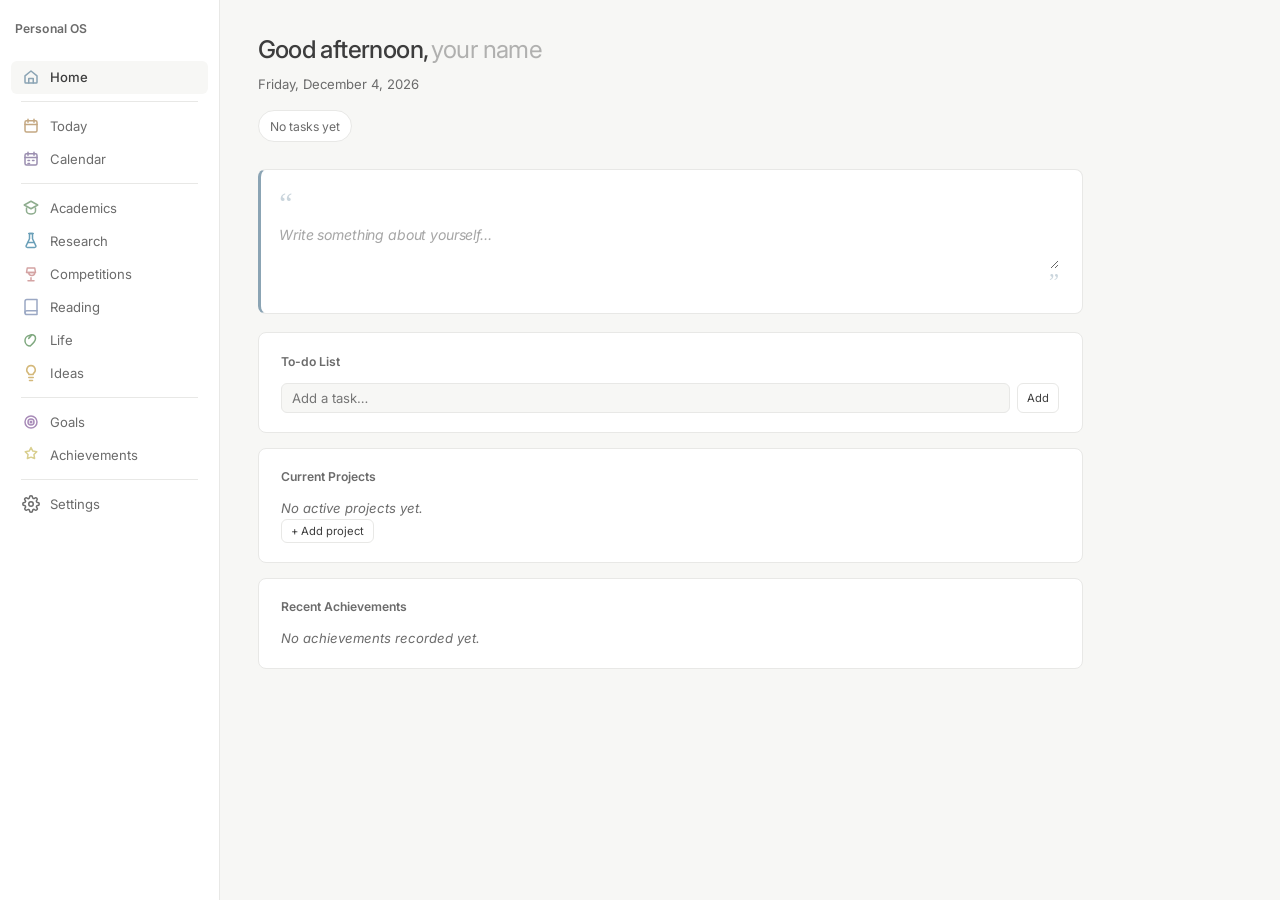
<file: personal-os/index.html>
<!DOCTYPE html>
<html lang="en">
<head>
  <meta charset="UTF-8">
  <meta name="viewport" content="width=device-width, initial-scale=1.0">
  <title>Home — Personal OS</title>
  <link rel="stylesheet" href="css/style.css">
</head>
<body>
  <div class="app">
    <aside class="sidebar" id="sidebar"></aside>
    <main class="main" id="main"></main>
  </div>
  <script src="js/storage.js"></script>
  <script src="js/i18n.js"></script>
  <script src="js/ui.js"></script>
  <script src="js/icons.js"></script>
  <script src="js/layout.js"></script>
  <script src="js/pages/home.js"></script>
</body>
</html>
</file>
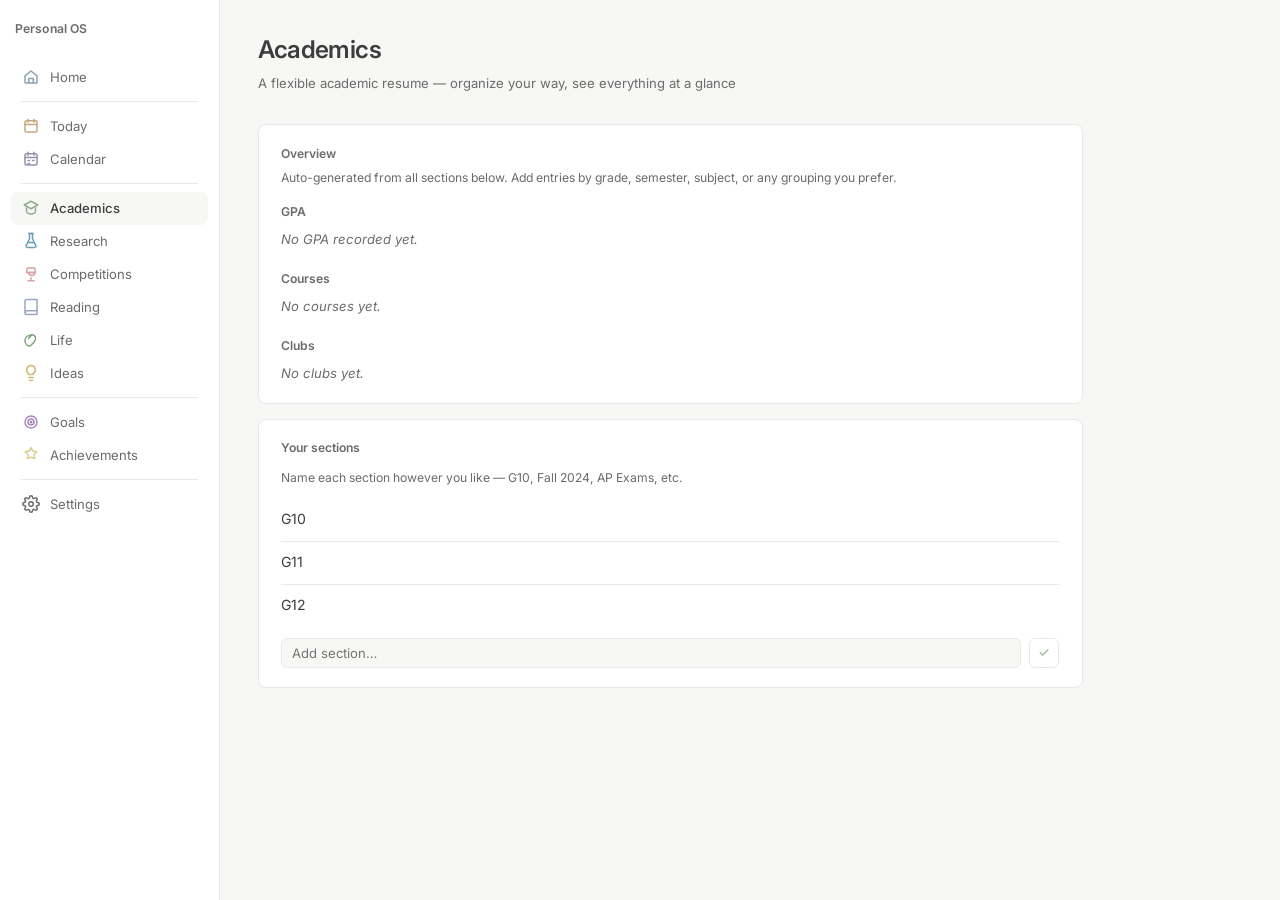
<file: personal-os/academics.html>
<!DOCTYPE html>
<html lang="en">
<head>
  <meta charset="UTF-8">
  <meta name="viewport" content="width=device-width, initial-scale=1.0">
  <title>Academics — Personal OS</title>
  <link rel="stylesheet" href="css/style.css">
</head>
<body>
  <div class="app">
    <aside class="sidebar" id="sidebar"></aside>
    <main class="main" id="main"></main>
  </div>
  <script src="js/storage.js"></script>
  <script src="js/i18n.js"></script>
  <script src="js/ui.js"></script>
  <script src="js/icons.js"></script>
  <script src="js/layout.js"></script>
  <script src="js/pages/academics.js"></script>
</body>
</html>
</file>
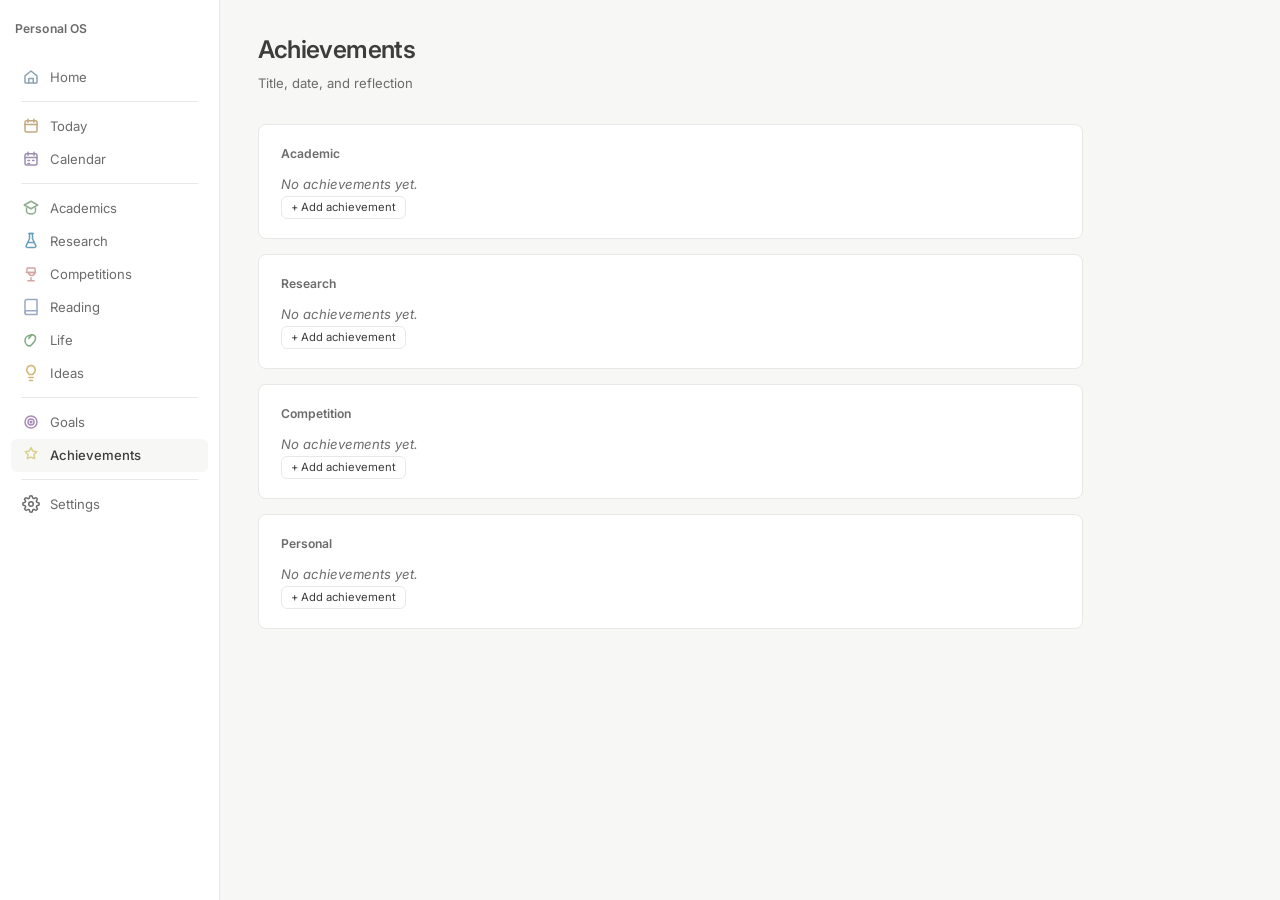
<file: personal-os/achievements.html>
<!DOCTYPE html>
<html lang="en">
<head>
  <meta charset="UTF-8">
  <meta name="viewport" content="width=device-width, initial-scale=1.0">
  <title>Achievements — Personal OS</title>
  <link rel="stylesheet" href="css/style.css">
</head>
<body>
  <div class="app">
    <aside class="sidebar" id="sidebar"></aside>
    <main class="main" id="main"></main>
  </div>
  <script src="js/storage.js"></script>
  <script src="js/i18n.js"></script>
  <script src="js/ui.js"></script>
  <script src="js/icons.js"></script>
  <script src="js/layout.js"></script>
  <script src="js/pages/achievements.js"></script>
</body>
</html>
</file>
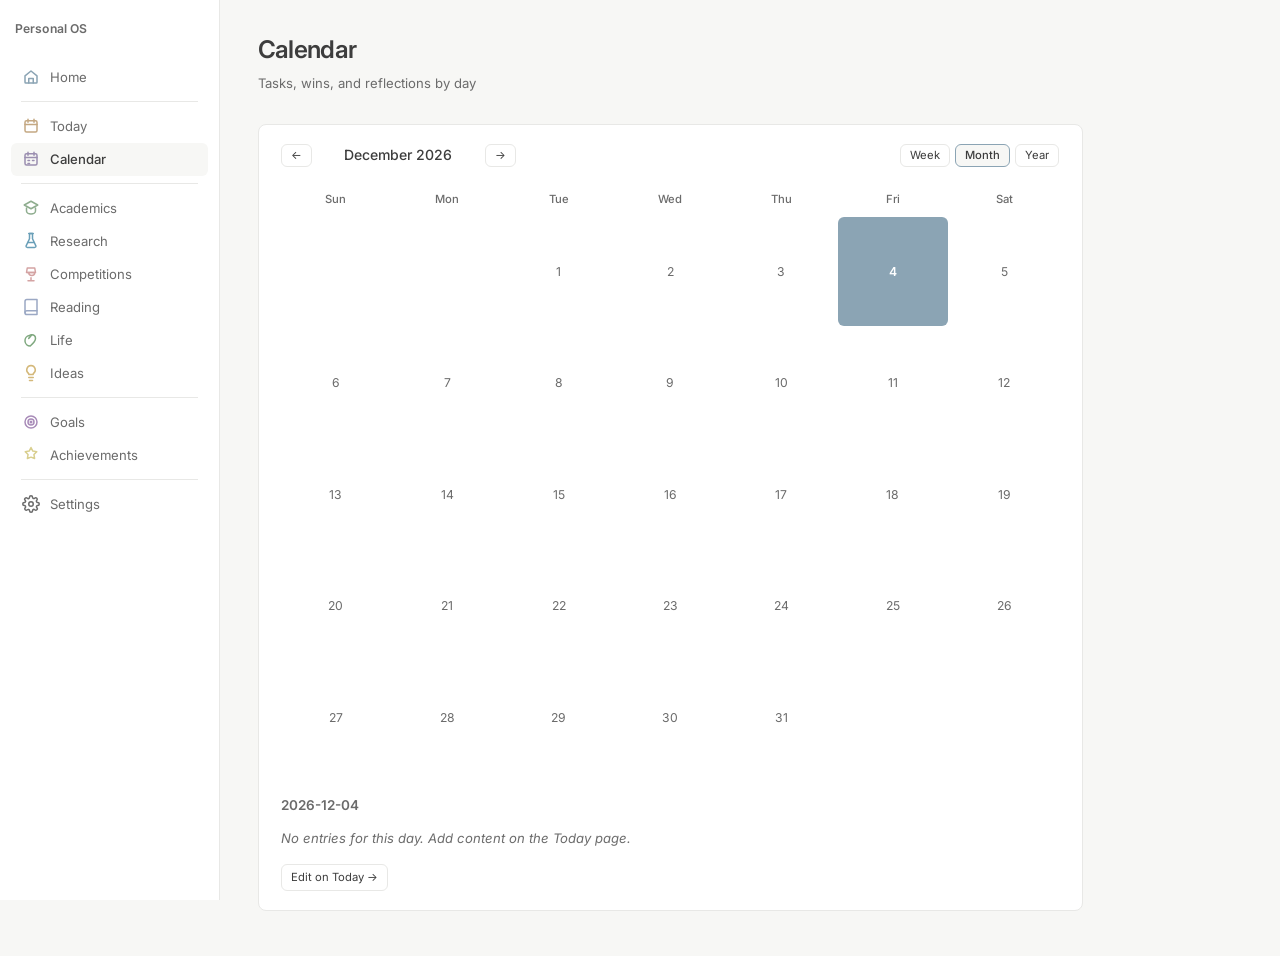
<file: personal-os/calendar.html>
<!DOCTYPE html>
<html lang="en">
<head>
  <meta charset="UTF-8">
  <meta name="viewport" content="width=device-width, initial-scale=1.0">
  <title>Calendar — Personal OS</title>
  <link rel="stylesheet" href="css/style.css">
</head>
<body>
  <div class="app">
    <aside class="sidebar" id="sidebar"></aside>
    <main class="main" id="main"></main>
  </div>
  <script src="js/storage.js"></script>
  <script src="js/i18n.js"></script>
  <script src="js/ui.js"></script>
  <script src="js/icons.js"></script>
  <script src="js/layout.js"></script>
  <script src="js/pages/calendar.js"></script>
</body>
</html>
</file>
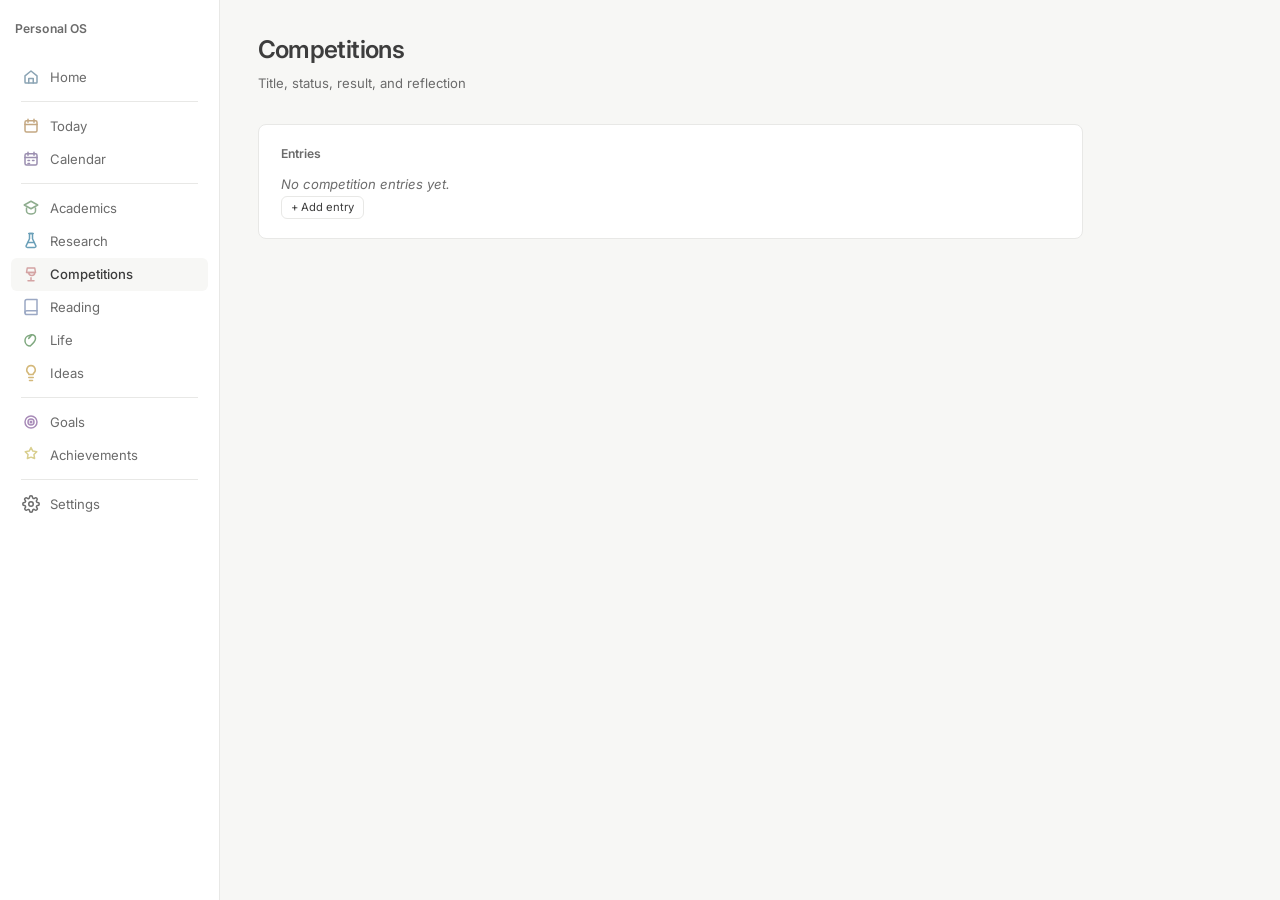
<file: personal-os/competitions.html>
<!DOCTYPE html>
<html lang="en">
<head>
  <meta charset="UTF-8">
  <meta name="viewport" content="width=device-width, initial-scale=1.0">
  <title>Competitions — Personal OS</title>
  <link rel="stylesheet" href="css/style.css">
</head>
<body>
  <div class="app">
    <aside class="sidebar" id="sidebar"></aside>
    <main class="main" id="main"></main>
  </div>
  <script src="js/storage.js"></script>
  <script src="js/i18n.js"></script>
  <script src="js/ui.js"></script>
  <script src="js/icons.js"></script>
  <script src="js/layout.js"></script>
  <script src="js/pages/competitions.js"></script>
</body>
</html>
</file>
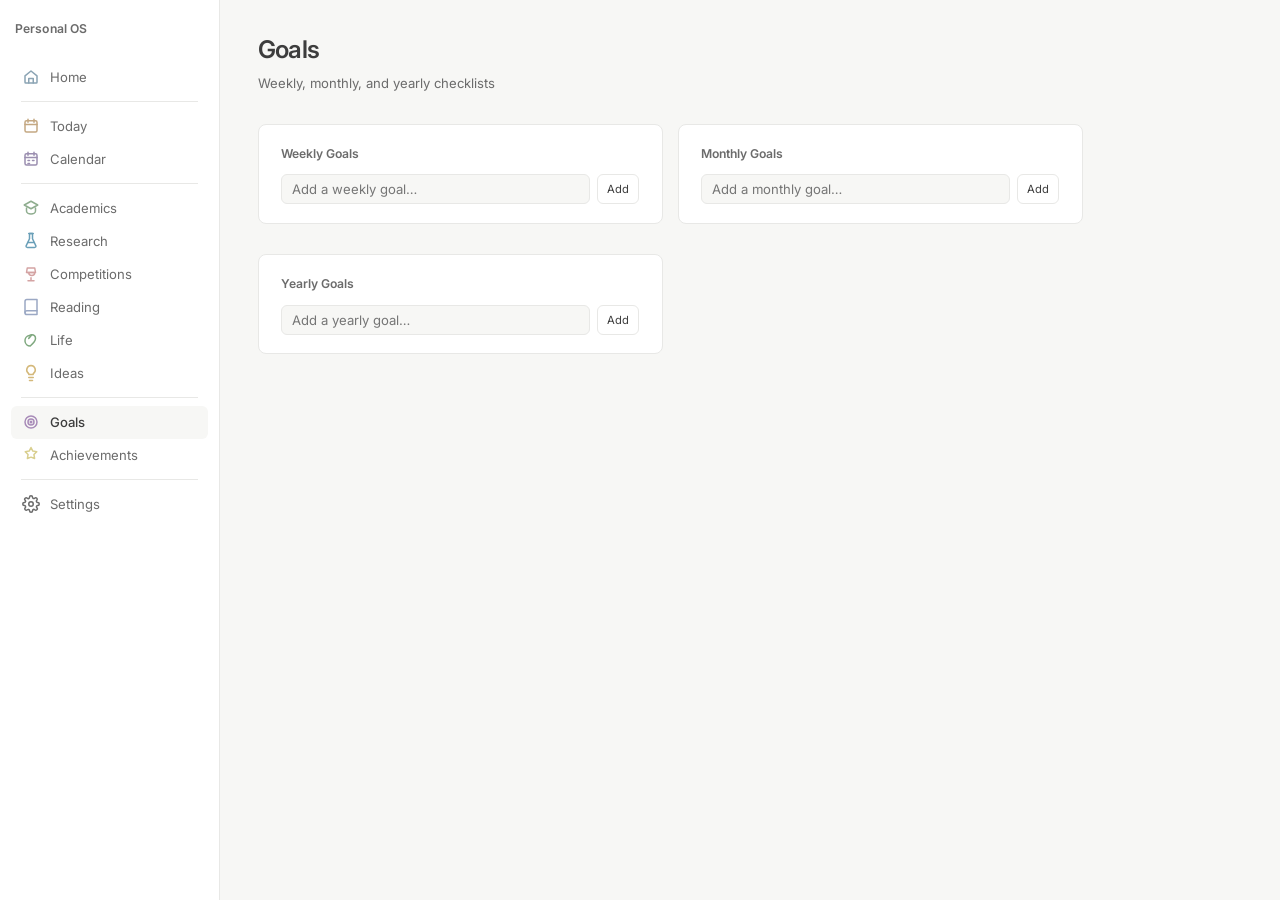
<file: personal-os/goals.html>
<!DOCTYPE html>
<html lang="en">
<head>
  <meta charset="UTF-8">
  <meta name="viewport" content="width=device-width, initial-scale=1.0">
  <title>Goals — Personal OS</title>
  <link rel="stylesheet" href="css/style.css">
</head>
<body>
  <div class="app">
    <aside class="sidebar" id="sidebar"></aside>
    <main class="main" id="main"></main>
  </div>
  <script src="js/storage.js"></script>
  <script src="js/i18n.js"></script>
  <script src="js/ui.js"></script>
  <script src="js/icons.js"></script>
  <script src="js/layout.js"></script>
  <script src="js/pages/goals.js"></script>
</body>
</html>
</file>
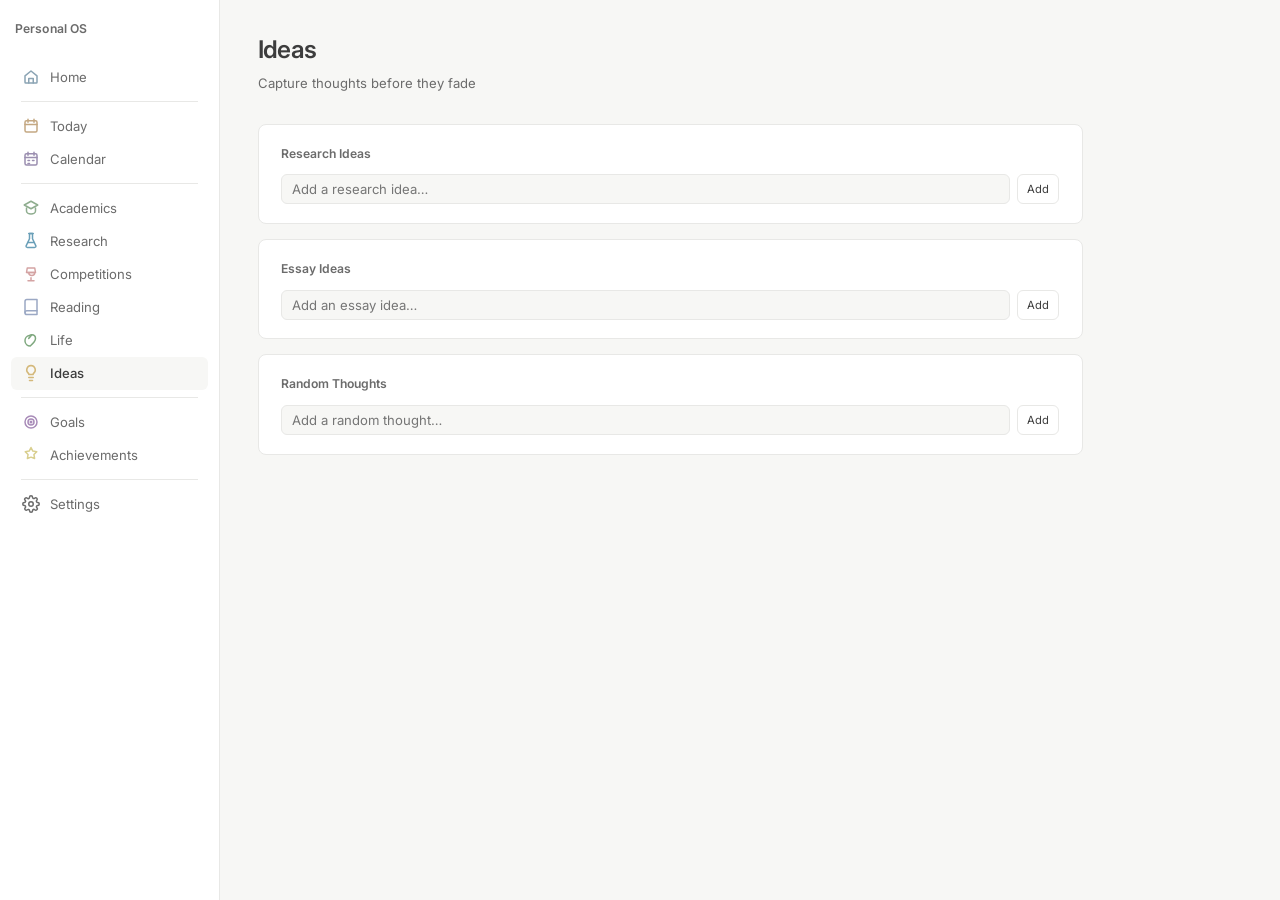
<file: personal-os/ideas.html>
<!DOCTYPE html>
<html lang="en">
<head>
  <meta charset="UTF-8">
  <meta name="viewport" content="width=device-width, initial-scale=1.0">
  <title>Ideas — Personal OS</title>
  <link rel="stylesheet" href="css/style.css">
</head>
<body>
  <div class="app">
    <aside class="sidebar" id="sidebar"></aside>
    <main class="main" id="main"></main>
  </div>
  <script src="js/storage.js"></script>
  <script src="js/i18n.js"></script>
  <script src="js/ui.js"></script>
  <script src="js/icons.js"></script>
  <script src="js/layout.js"></script>
  <script src="js/pages/ideas.js"></script>
</body>
</html>
</file>
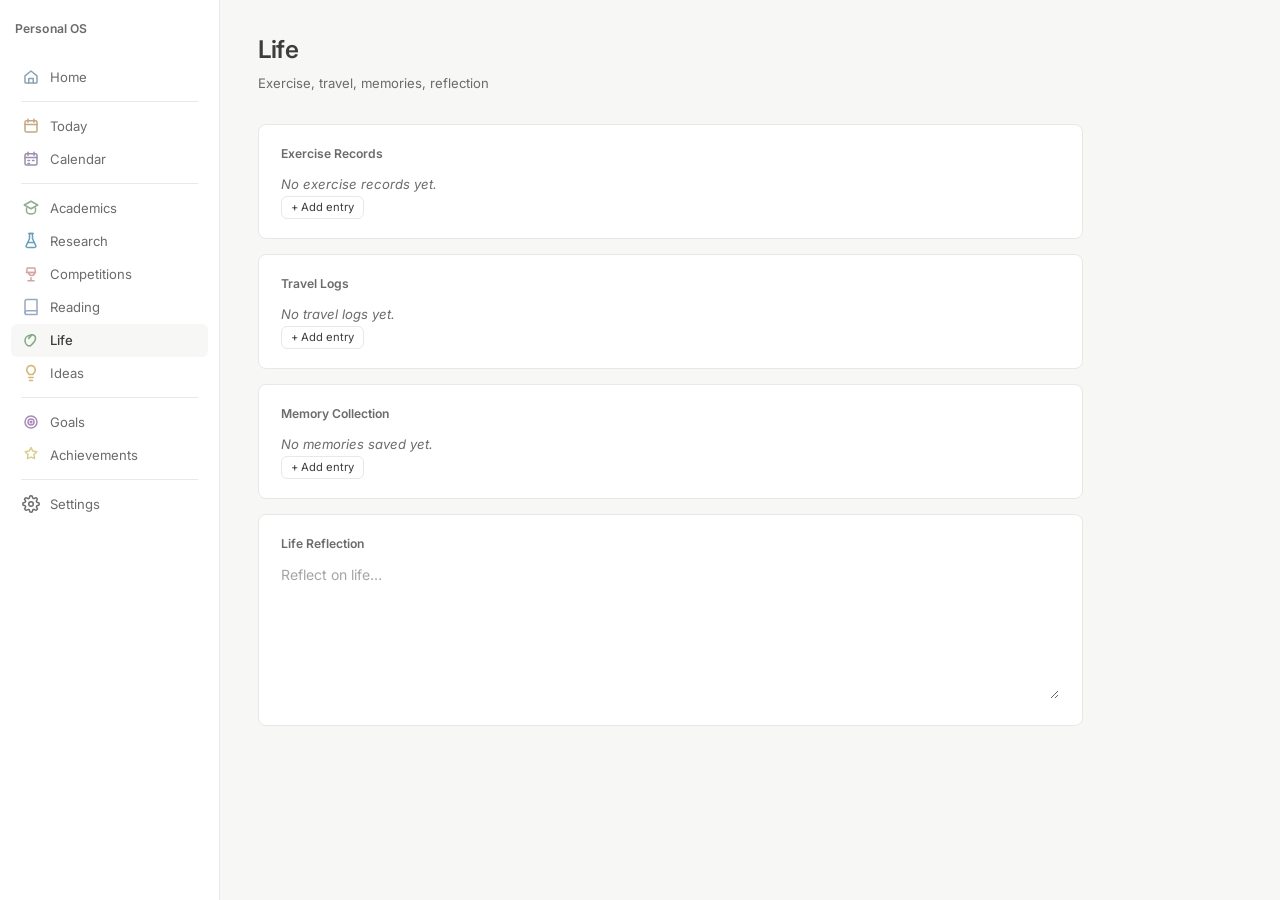
<file: personal-os/life.html>
<!DOCTYPE html>
<html lang="en">
<head>
  <meta charset="UTF-8">
  <meta name="viewport" content="width=device-width, initial-scale=1.0">
  <title>Life — Personal OS</title>
  <link rel="stylesheet" href="css/style.css">
</head>
<body>
  <div class="app">
    <aside class="sidebar" id="sidebar"></aside>
    <main class="main" id="main"></main>
  </div>
  <script src="js/storage.js"></script>
  <script src="js/i18n.js"></script>
  <script src="js/ui.js"></script>
  <script src="js/icons.js"></script>
  <script src="js/layout.js"></script>
  <script src="js/pages/life.js"></script>
</body>
</html>
</file>
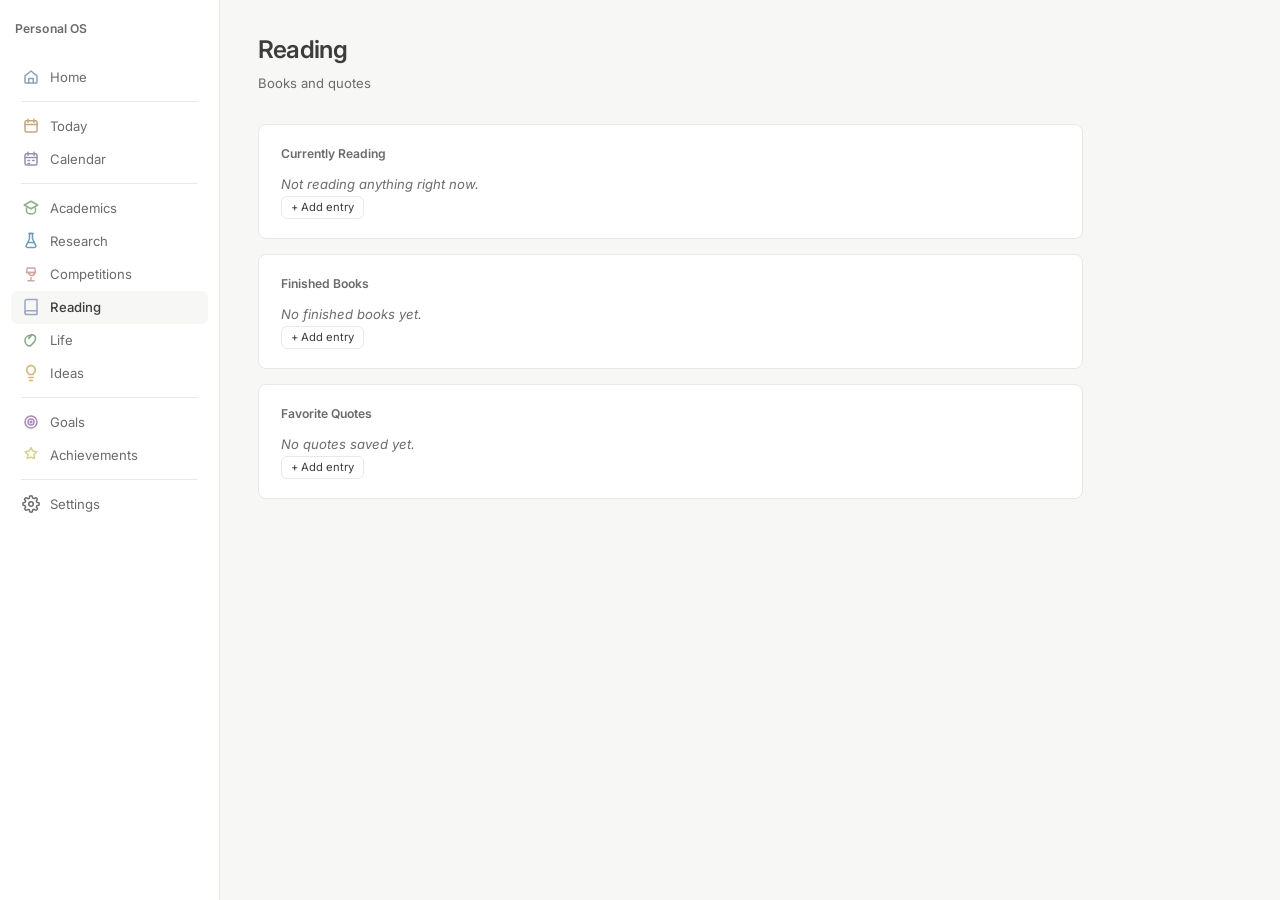
<file: personal-os/reading.html>
<!DOCTYPE html>
<html lang="en">
<head>
  <meta charset="UTF-8">
  <meta name="viewport" content="width=device-width, initial-scale=1.0">
  <title>Reading — Personal OS</title>
  <link rel="stylesheet" href="css/style.css">
</head>
<body>
  <div class="app">
    <aside class="sidebar" id="sidebar"></aside>
    <main class="main" id="main"></main>
  </div>
  <script src="js/storage.js"></script>
  <script src="js/i18n.js"></script>
  <script src="js/ui.js"></script>
  <script src="js/icons.js"></script>
  <script src="js/layout.js"></script>
  <script src="js/pages/reading.js"></script>
</body>
</html>
</file>
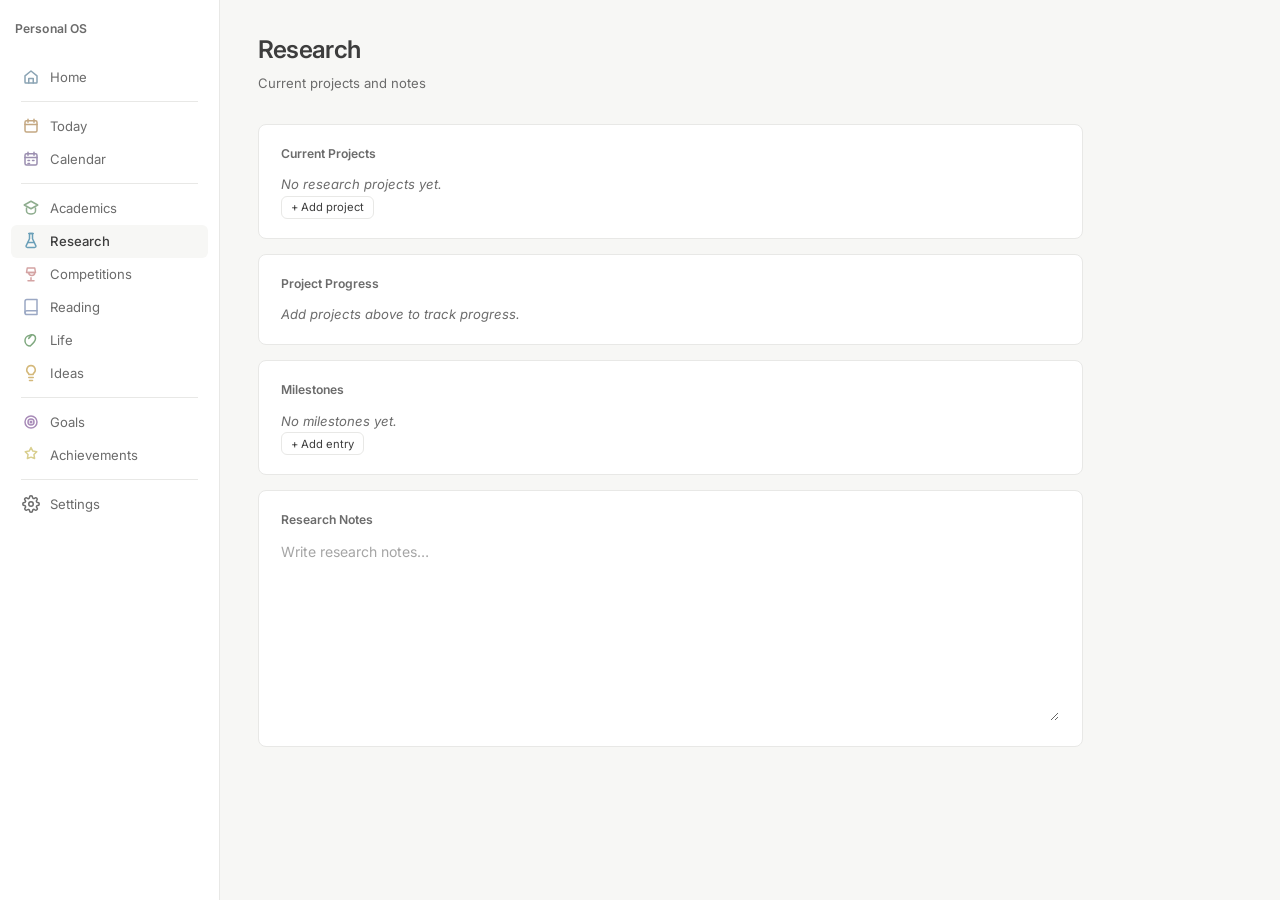
<file: personal-os/research.html>
<!DOCTYPE html>
<html lang="en">
<head>
  <meta charset="UTF-8">
  <meta name="viewport" content="width=device-width, initial-scale=1.0">
  <title>Research — Personal OS</title>
  <link rel="stylesheet" href="css/style.css">
</head>
<body>
  <div class="app">
    <aside class="sidebar" id="sidebar"></aside>
    <main class="main" id="main"></main>
  </div>
  <script src="js/storage.js"></script>
  <script src="js/i18n.js"></script>
  <script src="js/ui.js"></script>
  <script src="js/icons.js"></script>
  <script src="js/layout.js"></script>
  <script src="js/pages/research.js"></script>
</body>
</html>
</file>
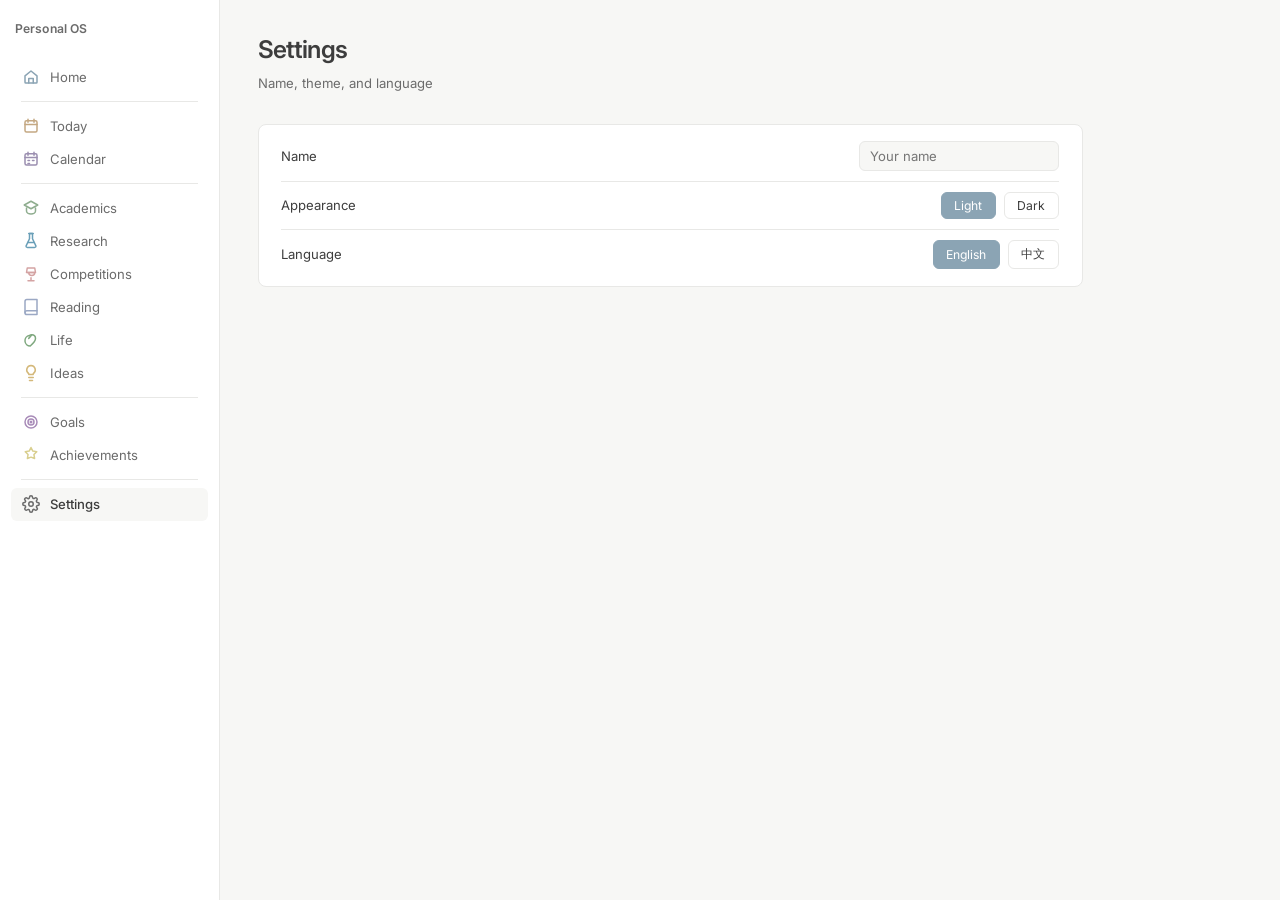
<file: personal-os/settings.html>
<!DOCTYPE html>
<html lang="en">
<head>
  <meta charset="UTF-8">
  <meta name="viewport" content="width=device-width, initial-scale=1.0">
  <title>Settings — Personal OS</title>
  <link rel="stylesheet" href="css/style.css">
</head>
<body>
  <div class="app">
    <aside class="sidebar" id="sidebar"></aside>
    <main class="main" id="main"></main>
  </div>
  <script src="js/storage.js"></script>
  <script src="js/i18n.js"></script>
  <script src="js/ui.js"></script>
  <script src="js/icons.js"></script>
  <script src="js/layout.js"></script>
  <script src="js/pages/settings.js"></script>
</body>
</html>
</file>
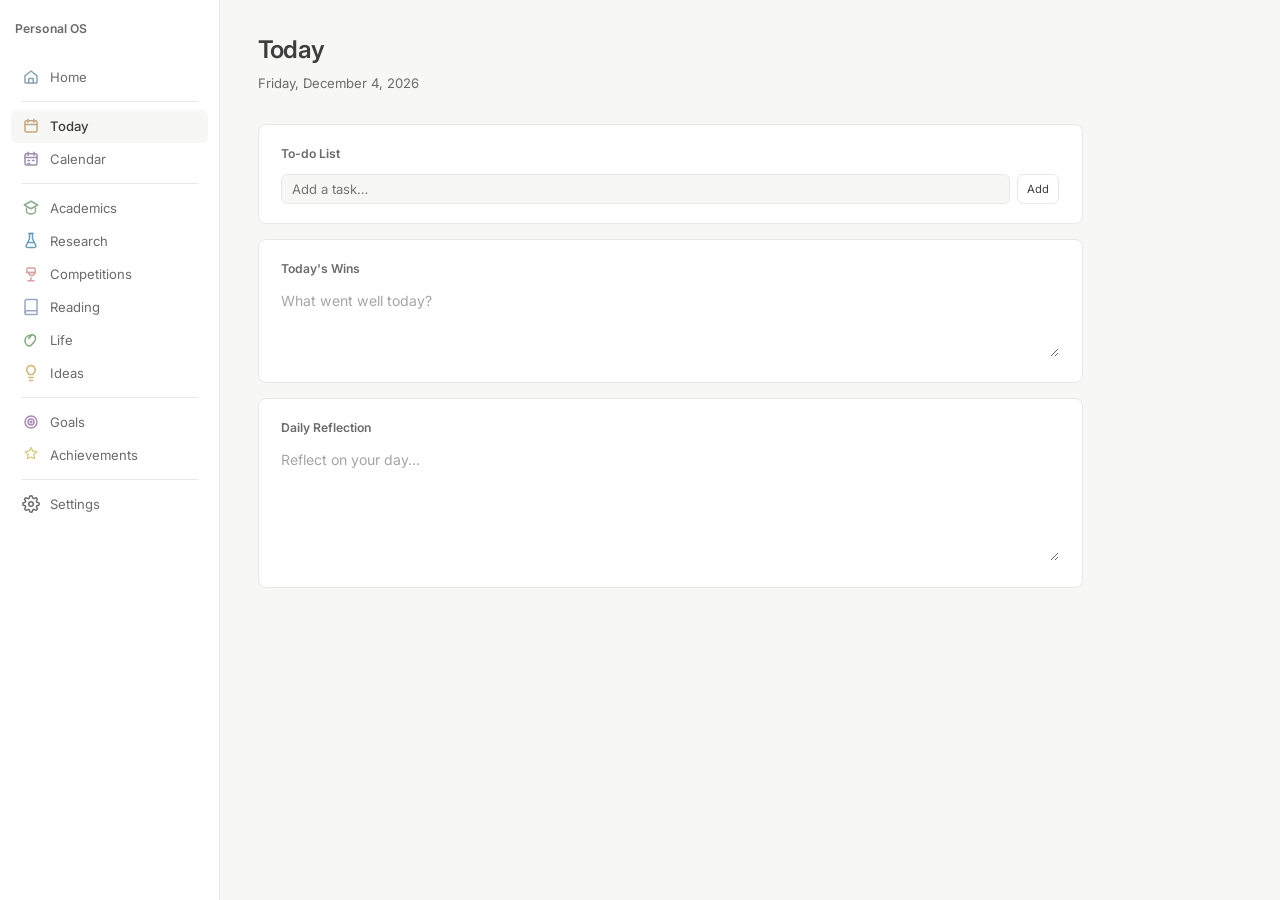
<file: personal-os/today.html>
<!DOCTYPE html>
<html lang="en">
<head>
  <meta charset="UTF-8">
  <meta name="viewport" content="width=device-width, initial-scale=1.0">
  <title>Today — Personal OS</title>
  <link rel="stylesheet" href="css/style.css">
</head>
<body>
  <div class="app">
    <aside class="sidebar" id="sidebar"></aside>
    <main class="main" id="main"></main>
  </div>
  <script src="js/storage.js"></script>
  <script src="js/i18n.js"></script>
  <script src="js/ui.js"></script>
  <script src="js/icons.js"></script>
  <script src="js/layout.js"></script>
  <script src="js/pages/today.js"></script>
</body>
</html>
</file>
<file: personal-os/css/style.css>
@import url('https://fonts.googleapis.com/css2?family=Inter:wght@400;500;600&display=swap');

:root {
  --white: #ffffff;
  --off-white: #f7f7f5;
  --light-gray: #e8e8e6;
  --dark-gray: #3d3d3d;
  --muted: #6b6b6b;
  --blue: #8ba4b4;
  --orange: #c4a882;
  --pink: #c9a8a8;
  --sidebar-width: 220px;
  --radius: 8px;
  --shadow: 0 1px 3px rgba(0, 0, 0, 0.06);
  --bg: var(--off-white);
  --surface: var(--white);
  --text: var(--dark-gray);
  --text-secondary: var(--muted);
  --border: var(--light-gray);
  --green: #8FAD8F;
  --accent: var(--blue);
  --check: #8FAD8F;
}

[data-theme="dark"] {
  --bg: #1a1a1a;
  --surface: #242424;
  --text: #e8e8e6;
  --text-secondary: #a0a0a0;
  --border: #3a3a3a;
  --off-white: #1a1a1a;
  --light-gray: #3a3a3a;
  --dark-gray: #e8e8e6;
}

*,
*::before,
*::after {
  box-sizing: border-box;
  margin: 0;
  padding: 0;
}

html {
  font-size: 15px;
  -webkit-font-smoothing: antialiased;
  -moz-osx-font-smoothing: grayscale;
}

body {
  font-family: 'Inter', -apple-system, BlinkMacSystemFont, "Segoe UI", sans-serif;
  font-size: 0.9375rem;
  font-weight: 400;
  background: var(--bg);
  color: var(--text);
  line-height: 1.6;
  min-height: 100vh;
}

button,
input,
textarea,
select {
  font-family: inherit;
  font-size: inherit;
}

a {
  color: inherit;
  text-decoration: none;
}

.app {
  display: flex;
  min-height: 100vh;
}

/* Sidebar */
.sidebar {
  position: fixed;
  top: 0;
  left: 0;
  width: var(--sidebar-width);
  height: 100vh;
  background: var(--surface);
  border-right: 1px solid var(--border);
  display: flex;
  flex-direction: column;
  overflow-y: auto;
  z-index: 100;
}

.sidebar-brand {
  padding: 1.25rem 1rem 1rem;
  font-size: 0.8125rem;
  font-weight: 600;
  letter-spacing: 0.01em;
  color: var(--text-secondary);
}

.sidebar-nav {
  flex: 1;
  padding: 0.5rem 0.75rem 1.5rem;
}

.nav-link {
  display: flex;
  align-items: center;
  gap: 0.625rem;
  padding: 0.4rem 0.65rem;
  border-radius: 6px;
  font-size: 0.875rem;
  font-weight: 400;
  color: var(--text-secondary);
  transition: background 0.15s, color 0.15s;
}

.nav-link:hover {
  background: var(--bg);
  color: var(--text);
}

.nav-link.active {
  background: var(--bg);
  color: var(--text);
  font-weight: 500;
}

.nav-icon {
  display: flex;
  align-items: center;
  justify-content: center;
  width: 20px;
  height: 20px;
  flex-shrink: 0;
}

.nav-icon svg {
  width: 18px;
  height: 18px;
  stroke: currentColor;
  fill: none;
  stroke-width: 2;
  stroke-linecap: round;
  stroke-linejoin: round;
}

.nav-divider {
  height: 1px;
  background: var(--border);
  margin: 0.5rem 0.65rem;
}

/* Main content */
.main {
  margin-left: var(--sidebar-width);
  flex: 1;
  padding: 2rem 2.5rem;
  max-width: 900px;
}

.page-header {
  margin-bottom: 2rem;
}

.page-title {
  font-size: 1.625rem;
  font-weight: 600;
  letter-spacing: -0.025em;
  color: var(--text);
}

.page-subtitle {
  font-size: 0.875rem;
  font-weight: 400;
  color: var(--text-secondary);
  margin-top: 0.25rem;
}

.home-header {
  margin-bottom: 1.75rem;
}

.home-greeting-row {
  display: flex;
  align-items: baseline;
  flex-wrap: wrap;
  gap: 0.15rem;
}

.greeting-text {
  font-size: 1.625rem;
  font-weight: 500;
  letter-spacing: -0.025em;
  color: var(--text);
}

.greeting-name {
  font-size: 1.625rem;
  font-weight: 500;
  letter-spacing: -0.025em;
  color: var(--accent);
  background: transparent;
  border: none;
  border-bottom: 1.5px solid transparent;
  outline: none;
  padding: 0;
  min-width: 6rem;
  max-width: 100%;
  font-family: inherit;
  transition: border-color 0.15s;
}

.greeting-name:hover,
.greeting-name:focus {
  border-bottom-color: var(--accent);
}

.greeting-name::placeholder {
  color: var(--text-secondary);
  opacity: 0.5;
  font-weight: 400;
}

.home-date {
  font-size: 0.875rem;
  color: var(--text-secondary);
  margin-top: 0.35rem;
}

.home-quick-links {
  display: flex;
  flex-wrap: wrap;
  gap: 0.5rem;
  margin-top: 1rem;
}

.home-stat {
  display: inline-block;
  padding: 0.35rem 0.75rem;
  font-size: 0.8125rem;
  font-weight: 400;
  color: var(--text-secondary);
  background: var(--surface);
  border: 1px solid var(--border);
  border-radius: 999px;
}

.home-chip {
  display: inline-block;
  padding: 0.35rem 0.75rem;
  font-size: 0.8125rem;
  font-weight: 400;
  color: var(--text-secondary);
  background: var(--surface);
  border: 1px solid var(--border);
  border-radius: 999px;
  transition: border-color 0.15s, color 0.15s;
}

.home-chip:hover {
  border-color: var(--accent);
  color: var(--text);
}

.bio-quote {
  position: relative;
  margin: 0 0 1.25rem;
  padding: 1.25rem 1.5rem 1.25rem 1.25rem;
  background: var(--surface);
  border: 1px solid var(--border);
  border-left: 3px solid var(--accent);
  border-radius: var(--radius);
}

.bio-quote-mark {
  font-family: Georgia, 'Times New Roman', serif;
  font-size: 2rem;
  line-height: 1;
  color: var(--accent);
  opacity: 0.45;
  user-select: none;
}

.bio-quote-mark-end {
  display: block;
  text-align: right;
  margin-top: -0.25rem;
  font-size: 1.5rem;
}

.bio-quote-text {
  width: 100%;
  margin: 0.25rem 0 0;
  padding: 0;
  border: none;
  background: transparent;
  color: var(--text);
  font-family: inherit;
  font-size: 1rem;
  font-style: italic;
  font-weight: 400;
  line-height: 1.65;
  letter-spacing: -0.01em;
  resize: none;
  outline: none;
  min-height: 3rem;
}

.bio-quote-text::placeholder {
  color: var(--text-secondary);
  opacity: 0.55;
  font-style: italic;
}

.bio-quote-text:focus {
  outline: none;
}

.greeting {
  font-size: 1.625rem;
  font-weight: 500;
  letter-spacing: -0.025em;
}

/* Sections */
.section {
  background: var(--surface);
  border: 1px solid var(--border);
  border-radius: var(--radius);
  padding: 1.25rem 1.5rem;
  margin-bottom: 1rem;
}

.section-title {
  font-size: 0.8125rem;
  font-weight: 600;
  letter-spacing: 0;
  color: var(--text-secondary);
  margin-bottom: 0.75rem;
}

.section-empty {
  font-size: 0.875rem;
  color: var(--text-secondary);
  font-style: italic;
}

/* Editable fields */
.editable {
  width: 100%;
  border: none;
  background: transparent;
  color: var(--text);
  font-family: inherit;
  font-size: inherit;
  line-height: inherit;
  resize: vertical;
  outline: none;
  padding: 0;
}

.editable:hover,
.editable:focus {
  outline: none;
}

.editable-textarea {
  min-height: 4rem;
}

.editable::placeholder {
  color: var(--text-secondary);
  opacity: 0.6;
}

/* Lists */
.item-list {
  list-style: none;
}

.item-row {
  display: flex;
  align-items: center;
  gap: 0.625rem;
  padding: 0.45rem 0;
  border-bottom: 1px solid var(--border);
  min-height: 2.125rem;
}

.item-row:last-child {
  border-bottom: none;
}

.item-row input[type="checkbox"] {
  margin: 0;
  width: 1.05rem;
  height: 1.05rem;
  accent-color: var(--check);
  cursor: pointer;
  flex-shrink: 0;
}

.item-row .item-text {
  flex: 1;
  border: none;
  background: transparent;
  color: var(--text);
  font-family: inherit;
  font-size: 0.875rem;
  line-height: 1.4;
  outline: none;
  padding: 0;
}

.item-row .item-text.done {
  text-decoration: line-through;
  color: var(--text-secondary);
}

.item-row .item-delete {
  background: none;
  border: none;
  color: var(--text-secondary);
  cursor: pointer;
  font-size: 1rem;
  padding: 0 0.25rem;
  opacity: 0;
  transition: opacity 0.15s;
}

.item-row:hover .item-delete {
  opacity: 0.6;
}

.item-row .item-delete:hover {
  opacity: 1;
  color: var(--pink);
}

.add-row {
  display: flex;
  gap: 0.5rem;
  margin-top: 0.5rem;
}

.add-input {
  flex: 1;
  border: 1px solid var(--border);
  border-radius: 6px;
  padding: 0.4rem 0.65rem;
  font-family: inherit;
  font-size: 0.875rem;
  background: var(--bg);
  color: var(--text);
  outline: none;
}

.add-input:focus {
  border-color: var(--accent);
}

.btn {
  display: inline-flex;
  align-items: center;
  gap: 0.35rem;
  padding: 0.4rem 0.85rem;
  border: 1px solid var(--border);
  border-radius: 6px;
  background: var(--surface);
  color: var(--text);
  font-family: inherit;
  font-size: 0.8125rem;
  cursor: pointer;
  transition: background 0.15s, border-color 0.15s;
}

.btn:hover {
  background: var(--bg);
  border-color: var(--accent);
}

.btn-primary {
  background: var(--accent);
  border-color: var(--accent);
  color: var(--white);
}

.btn-primary:hover {
  opacity: 0.9;
  background: var(--accent);
}

.btn-sm {
  padding: 0.25rem 0.6rem;
  font-size: 0.75rem;
}

/* Progress bars */
.progress-item {
  margin-bottom: 1rem;
}

.progress-item:last-child {
  margin-bottom: 0;
}

.progress-label {
  display: flex;
  justify-content: space-between;
  font-size: 0.875rem;
  margin-bottom: 0.35rem;
}

.progress-bar {
  height: 6px;
  background: var(--border);
  border-radius: 3px;
  overflow: hidden;
}

.progress-fill {
  height: 100%;
  background: var(--accent);
  border-radius: 3px;
  transition: width 0.3s ease;
}

.progress-fill.orange { background: var(--orange); }
.progress-fill.pink { background: var(--pink); }

/* Calendar */
.calendar-header {
  display: flex;
  align-items: center;
  justify-content: space-between;
  margin-bottom: 1rem;
}

.calendar-grid {
  display: grid;
  grid-template-columns: repeat(7, 1fr);
  gap: 2px;
}

.calendar-day-name {
  text-align: center;
  font-size: 0.75rem;
  font-weight: 500;
  color: var(--text-secondary);
  padding: 0.5rem 0;
  letter-spacing: 0;
}

.calendar-day {
  aspect-ratio: 1;
  display: flex;
  align-items: center;
  justify-content: center;
  font-size: 0.8125rem;
  border-radius: 6px;
  cursor: pointer;
  color: var(--text-secondary);
  transition: background 0.15s;
}

.calendar-day:hover:not(.empty):not(.other-month) {
  background: var(--bg);
}

.calendar-day.today {
  font-weight: 600;
  color: var(--accent);
}

.calendar-day.selected {
  background: var(--accent);
  color: var(--white);
}

.calendar-day.has-data::after {
  content: "";
  position: absolute;
  bottom: 4px;
  width: 4px;
  height: 4px;
  border-radius: 50%;
  background: var(--orange);
}

.calendar-day {
  position: relative;
}

.calendar-day.other-month {
  opacity: 0.3;
  cursor: default;
}

.calendar-day.empty {
  cursor: default;
}

.day-detail {
  margin-top: 1.5rem;
}

/* Entry cards */
.entry-card {
  border: 1px solid var(--border);
  border-radius: 6px;
  padding: 0.85rem 1rem;
  margin-bottom: 0.5rem;
  background: var(--bg);
}

.entry-card:last-child {
  margin-bottom: 0;
}

.entry-fields {
  display: grid;
  gap: 0.5rem;
}

.field-row {
  display: flex;
  gap: 0.5rem;
  align-items: center;
  font-size: 0.875rem;
}

.field-label {
  font-size: 0.8125rem;
  font-weight: 500;
  color: var(--text-secondary);
  min-width: 4.5rem;
  letter-spacing: 0;
}

.field-input {
  flex: 1;
  border: none;
  background: transparent;
  color: var(--text);
  font-family: inherit;
  font-size: 0.875rem;
  outline: none;
  border-bottom: 1px solid transparent;
  padding: 0.15rem 0;
}

.field-input:focus {
  border-bottom-color: var(--accent);
}

.field-input-full {
  width: 100%;
  border-bottom: 1px solid var(--border);
  padding: 0.35rem 0;
}

.entry-card-inline {
  display: flex;
  flex-direction: column;
  gap: 0.35rem;
}

.entry-card-inline .entry-meta {
  margin-left: 0;
  font-size: 0.75rem;
}

/* Settings */
.settings-group {
  margin-bottom: 1.5rem;
}

.settings-row {
  display: flex;
  align-items: center;
  justify-content: space-between;
  padding: 0.65rem 0;
  border-bottom: 1px solid var(--border);
}

.settings-row:last-child {
  border-bottom: none;
}

.settings-label {
  font-size: 0.875rem;
}

.settings-input {
  border: 1px solid var(--border);
  border-radius: 6px;
  padding: 0.4rem 0.65rem;
  font-family: inherit;
  font-size: 0.875rem;
  background: var(--bg);
  color: var(--text);
  outline: none;
  width: 200px;
}

.settings-input:focus {
  border-color: var(--accent);
}

.theme-toggle {
  display: flex;
  gap: 0.5rem;
}

.theme-btn {
  padding: 0.35rem 0.85rem;
  border: 1px solid var(--border);
  border-radius: 6px;
  background: var(--surface);
  font-size: 0.8125rem;
  cursor: pointer;
  color: var(--text);
}

.theme-btn.active {
  background: var(--accent);
  border-color: var(--accent);
  color: var(--white);
}

/* Search results */
.search-results {
  margin-top: 1rem;
}

.search-result-item {
  padding: 0.65rem 0;
  border-bottom: 1px solid var(--border);
  font-size: 0.875rem;
}

.search-result-item:last-child {
  border-bottom: none;
}

.search-result-page {
  font-size: 0.75rem;
  color: var(--accent);
  letter-spacing: 0;
}

.entry-meta {
  margin-left: 0.5rem;
  font-size: 0.8125rem;
  color: var(--text-secondary);
}

/* Activity feed */
.activity-item {
  display: flex;
  gap: 0.75rem;
  padding: 0.5rem 0;
  font-size: 0.875rem;
  border-bottom: 1px solid var(--border);
}

.activity-item:last-child {
  border-bottom: none;
}

.activity-dot {
  width: 6px;
  height: 6px;
  border-radius: 50%;
  background: var(--accent);
  margin-top: 0.55rem;
  flex-shrink: 0;
}

.activity-time {
  font-size: 0.75rem;
  color: var(--text-secondary);
}

/* Grid layout for goals */
.goals-grid {
  display: grid;
  grid-template-columns: repeat(2, 1fr);
  gap: 1rem;
}

.settings-card {
  padding: 0.25rem 1.5rem;
}

.settings-card .settings-row:first-child {
  padding-top: 0.85rem;
}

.settings-card .settings-row:last-child {
  padding-bottom: 0.85rem;
}

/* Academics simple list */
.academics-list {
  display: flex;
  flex-direction: column;
}

.academics-item {
  display: flex;
  align-items: center;
  justify-content: space-between;
  padding: 0.65rem 0;
  border-bottom: 1px solid var(--border);
  cursor: pointer;
  transition: background 0.12s;
}

.academics-item:last-child {
  border-bottom: none;
}

.academics-item:hover {
  background: var(--bg);
  margin: 0 -0.5rem;
  padding-left: 0.5rem;
  padding-right: 0.5rem;
  border-radius: 4px;
}

.academics-item.selected {
  background: var(--bg);
  margin: 0 -0.5rem;
  padding-left: 0.5rem;
  padding-right: 0.5rem;
  border-radius: 4px;
}

.academics-item-title {
  font-size: 0.9375rem;
  color: var(--text);
}

.academics-item-delete {
  background: none;
  border: none;
  color: var(--text-secondary);
  cursor: pointer;
  font-size: 1.1rem;
  opacity: 0;
  padding: 0 0.25rem;
  flex-shrink: 0;
}

.academics-item:hover .academics-item-delete {
  opacity: 0.55;
}

.academics-item-delete:hover {
  opacity: 1;
  color: var(--pink);
}

.academics-detail {
  margin-top: 1rem;
}

.academics-detail-header {
  margin-bottom: 0.75rem;
}

.academics-detail-title {
  width: 100%;
  border: none;
  background: transparent;
  font-family: inherit;
  font-size: 1.125rem;
  font-weight: 500;
  color: var(--text);
  outline: none;
  padding: 0;
  letter-spacing: -0.02em;
}

.academics-detail-title:focus {
  outline: none;
}

.academics-save-row {
  margin-top: 0.75rem;
}

.academics-draft-row {
  margin-top: 0.5rem;
}

.btn-save {
  min-width: 2rem;
  padding: 0.4rem 0.55rem;
  color: var(--green);
  border-color: var(--border);
  font-size: 0.9rem;
  line-height: 1;
}

.btn-save:hover {
  border-color: var(--green);
  background: var(--bg);
}

.entry-card-saved {
  position: relative;
}

.entry-card-saved .entry-delete {
  position: absolute;
  top: 0.5rem;
  right: 0.5rem;
  background: none;
  border: none;
  color: var(--text-secondary);
  cursor: pointer;
  font-size: 1.1rem;
  line-height: 1;
  padding: 0.15rem 0.35rem;
  opacity: 0;
  transition: opacity 0.12s;
}

.entry-card-saved:hover .entry-delete {
  opacity: 0.55;
}

.entry-card-saved .entry-delete:hover {
  opacity: 1;
  color: var(--pink);
}

.entry-card-draft {
  border-style: dashed;
  background: var(--surface);
}

.draft-save-row {
  display: flex;
  justify-content: flex-end;
  margin-top: 0.5rem;
  padding-top: 0.35rem;
  border-top: 1px solid var(--border);
}

.academics-summary {
  margin-bottom: 1rem;
}

.summary-hint {
  font-size: 0.8125rem;
  color: var(--text-secondary);
  margin: -0.35rem 0 1rem;
  line-height: 1.5;
}

.summary-block {
  margin-bottom: 1.25rem;
}

.summary-block:last-child {
  margin-bottom: 0;
}

.summary-heading {
  font-size: 0.8125rem;
  font-weight: 600;
  color: var(--text-secondary);
  margin-bottom: 0.5rem;
}

.summary-lines {
  display: flex;
  flex-direction: column;
  gap: 0.35rem;
}

.summary-line {
  display: flex;
  align-items: baseline;
  gap: 0.75rem;
  font-size: 0.875rem;
}

.summary-tag {
  color: var(--text-secondary);
  min-width: 5rem;
}

.summary-value {
  font-weight: 500;
  color: var(--text);
}

.summary-table {
  display: flex;
  flex-direction: column;
  gap: 0;
  border: 1px solid var(--border);
  border-radius: 6px;
  overflow: hidden;
  font-size: 0.8125rem;
}

.summary-table-row {
  display: grid;
  grid-template-columns: 1.1fr 1.2fr 0.9fr 0.7fr 0.8fr;
  gap: 0.5rem;
  padding: 0.5rem 0.75rem;
  border-bottom: 1px solid var(--border);
  align-items: center;
}

.summary-table-clubs .summary-table-row {
  grid-template-columns: 1.1fr 1.2fr 1fr 0.9fr;
}

.summary-table-row:last-child {
  border-bottom: none;
}

.summary-table-head {
  background: var(--bg);
  font-weight: 600;
  color: var(--text-secondary);
  font-size: 0.75rem;
}

.summary-cell.empty {
  color: var(--text-secondary);
  opacity: 0.45;
}

/* Academics folder list (Notion / Finder style) */
.folder-list {
  border: 1px solid var(--border);
  border-radius: var(--radius);
  background: var(--surface);
  overflow: hidden;
}

.folder-row {
  display: flex;
  align-items: center;
  gap: 0.35rem;
  padding: 0.45rem 0.65rem;
  border-bottom: 1px solid var(--border);
  cursor: default;
  transition: background 0.12s;
}

.folder-row:last-child {
  border-bottom: none;
}

.folder-row:hover {
  background: var(--bg);
}

.folder-row.selected {
  background: var(--bg);
}

.folder-row-nested {
  padding-left: 1.75rem;
}

.folder-row-nested .folder-row-name {
  cursor: pointer;
}

.folder-row-add {
  background: transparent;
}

.folder-chevron {
  width: 1.1rem;
  flex-shrink: 0;
  background: none;
  border: none;
  color: var(--text-secondary);
  font-size: 0.75rem;
  cursor: pointer;
  padding: 0;
  text-align: center;
  line-height: 1;
}

.folder-row-icon-wrap {
  width: 20px;
  height: 16px;
  flex-shrink: 0;
  display: flex;
  align-items: center;
}

.folder-row-icon-wrap svg,
.folder-row-icon {
  width: 20px;
  height: 16px;
}

.folder-row-name {
  flex: 1;
  border: none;
  background: transparent;
  color: var(--text);
  font-family: inherit;
  font-size: 0.875rem;
  outline: none;
  padding: 0.15rem 0;
  min-width: 0;
}

.folder-row-name::placeholder {
  color: var(--text-secondary);
  opacity: 0.55;
}

.folder-row-delete {
  background: none;
  border: none;
  color: var(--text-secondary);
  cursor: pointer;
  font-size: 1.1rem;
  padding: 0 0.25rem;
  opacity: 0;
  line-height: 1;
  flex-shrink: 0;
}

.folder-row:hover .folder-row-delete {
  opacity: 0.55;
}

.folder-row-delete:hover {
  opacity: 1;
  color: var(--pink);
}

.semester-detail {
  margin-top: 1.25rem;
}

/* Calendar zoom */
.calendar-toolbar {
  display: flex;
  align-items: center;
  justify-content: space-between;
  flex-wrap: wrap;
  gap: 0.75rem;
  margin-bottom: 1rem;
}

.calendar-nav {
  display: flex;
  align-items: center;
  gap: 0.75rem;
}

.calendar-title {
  font-size: 0.9375rem;
  font-weight: 500;
  min-width: 10rem;
  text-align: center;
}

.calendar-zoom {
  display: flex;
  align-items: center;
  gap: 0.35rem;
}

.calendar-zoom .active-zoom {
  background: var(--bg);
  border-color: var(--accent);
  font-weight: 500;
}

.calendar-week {
  display: grid;
  grid-template-columns: repeat(7, 1fr);
  gap: 4px;
  margin-bottom: 1rem;
}

.calendar-week-day {
  display: flex;
  flex-direction: column;
  align-items: center;
  gap: 0.25rem;
  padding: 0.75rem 0.35rem;
  border-radius: 8px;
  cursor: pointer;
  border: 1px solid var(--border);
  background: var(--surface);
  transition: background 0.12s;
  position: relative;
}

.calendar-week-day:hover {
  background: var(--bg);
}

.calendar-week-day.today .calendar-week-num {
  color: var(--accent);
  font-weight: 600;
}

.calendar-week-day.selected {
  background: var(--bg);
  border-color: var(--accent);
}

.calendar-week-label {
  font-size: 0.7rem;
  color: var(--text-secondary);
  text-transform: uppercase;
}

.calendar-week-num {
  font-size: 1.25rem;
  font-weight: 500;
}

.calendar-week-dot {
  width: 5px;
  height: 5px;
  border-radius: 50%;
  background: var(--orange);
}

.calendar-year-grid {
  display: grid;
  grid-template-columns: repeat(4, 1fr);
  gap: 0.65rem;
  margin-bottom: 1rem;
}

.calendar-year-month {
  padding: 0.85rem;
  border: 1px solid var(--border);
  border-radius: 8px;
  cursor: pointer;
  background: var(--surface);
  transition: background 0.12s, border-color 0.12s;
}

.calendar-year-month:hover {
  background: var(--bg);
  border-color: var(--accent);
}

.calendar-year-month-name {
  font-size: 0.875rem;
  font-weight: 500;
  margin-bottom: 0.25rem;
}

.calendar-year-count {
  font-size: 0.75rem;
  color: var(--text-secondary);
}

@media (max-width: 768px) {
  .calendar-year-grid {
    grid-template-columns: repeat(3, 1fr);
  }
}

@media (max-width: 768px) {
  .sidebar {
    width: 100%;
    height: auto;
    position: relative;
    border-right: none;
    border-bottom: 1px solid var(--border);
  }

  .sidebar-nav {
    display: flex;
    flex-wrap: wrap;
    gap: 0.25rem;
    padding: 0.5rem;
  }

  .nav-divider {
    display: none;
  }

  .main {
    margin-left: 0;
    padding: 1.25rem;
  }

  .goals-grid {
    grid-template-columns: 1fr;
  }
}
</file>
